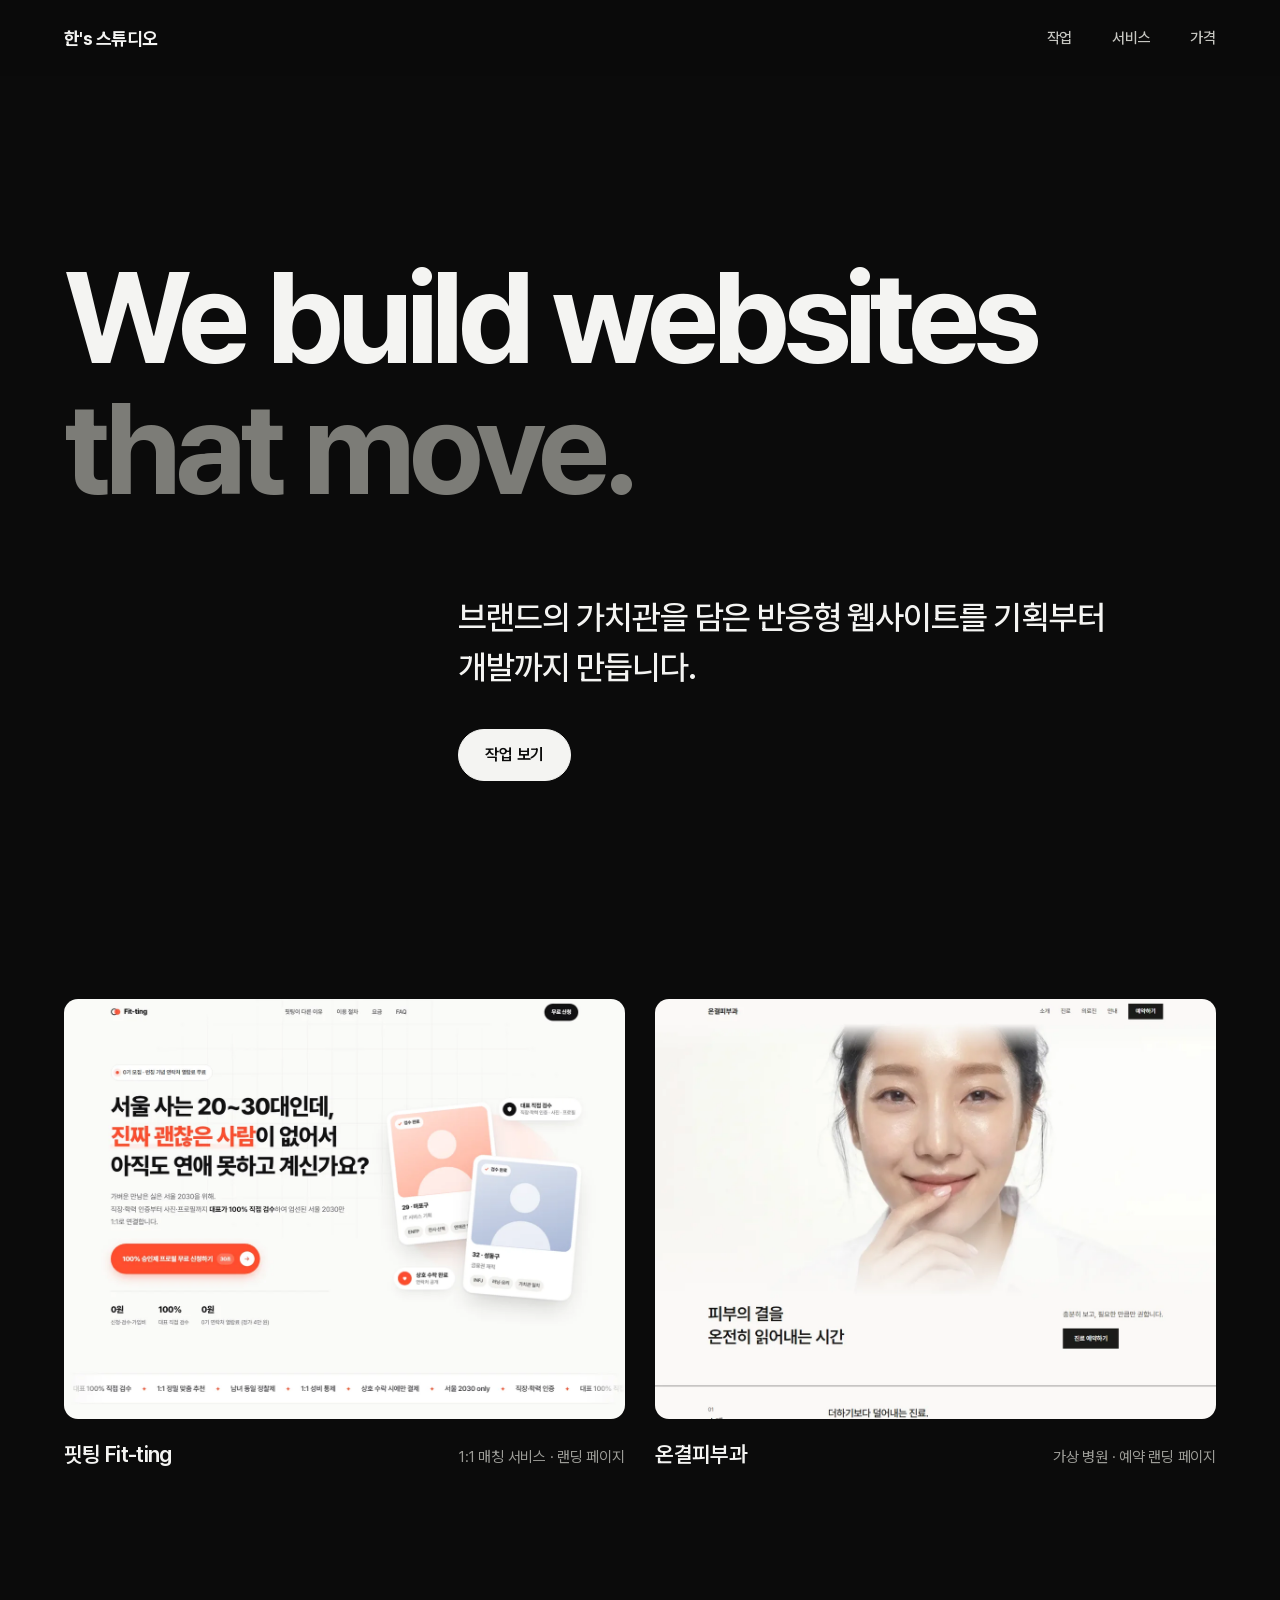
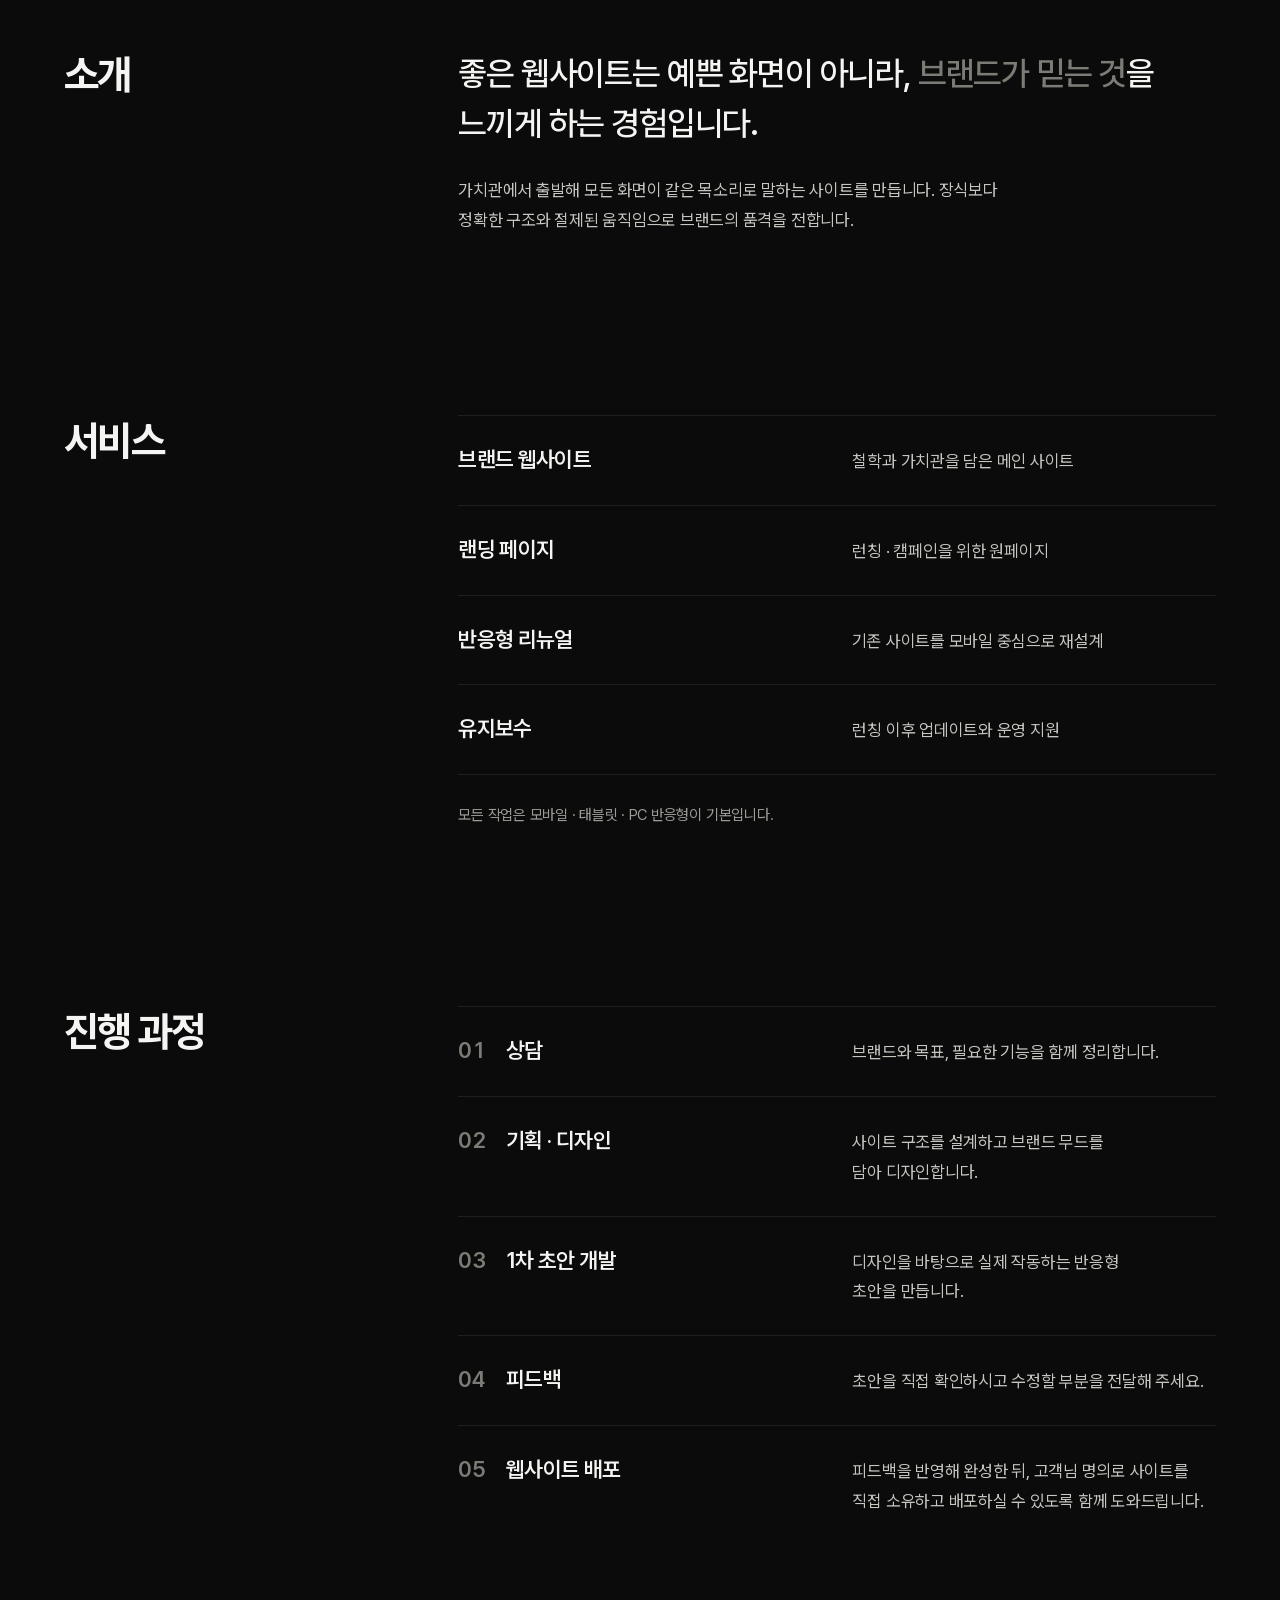
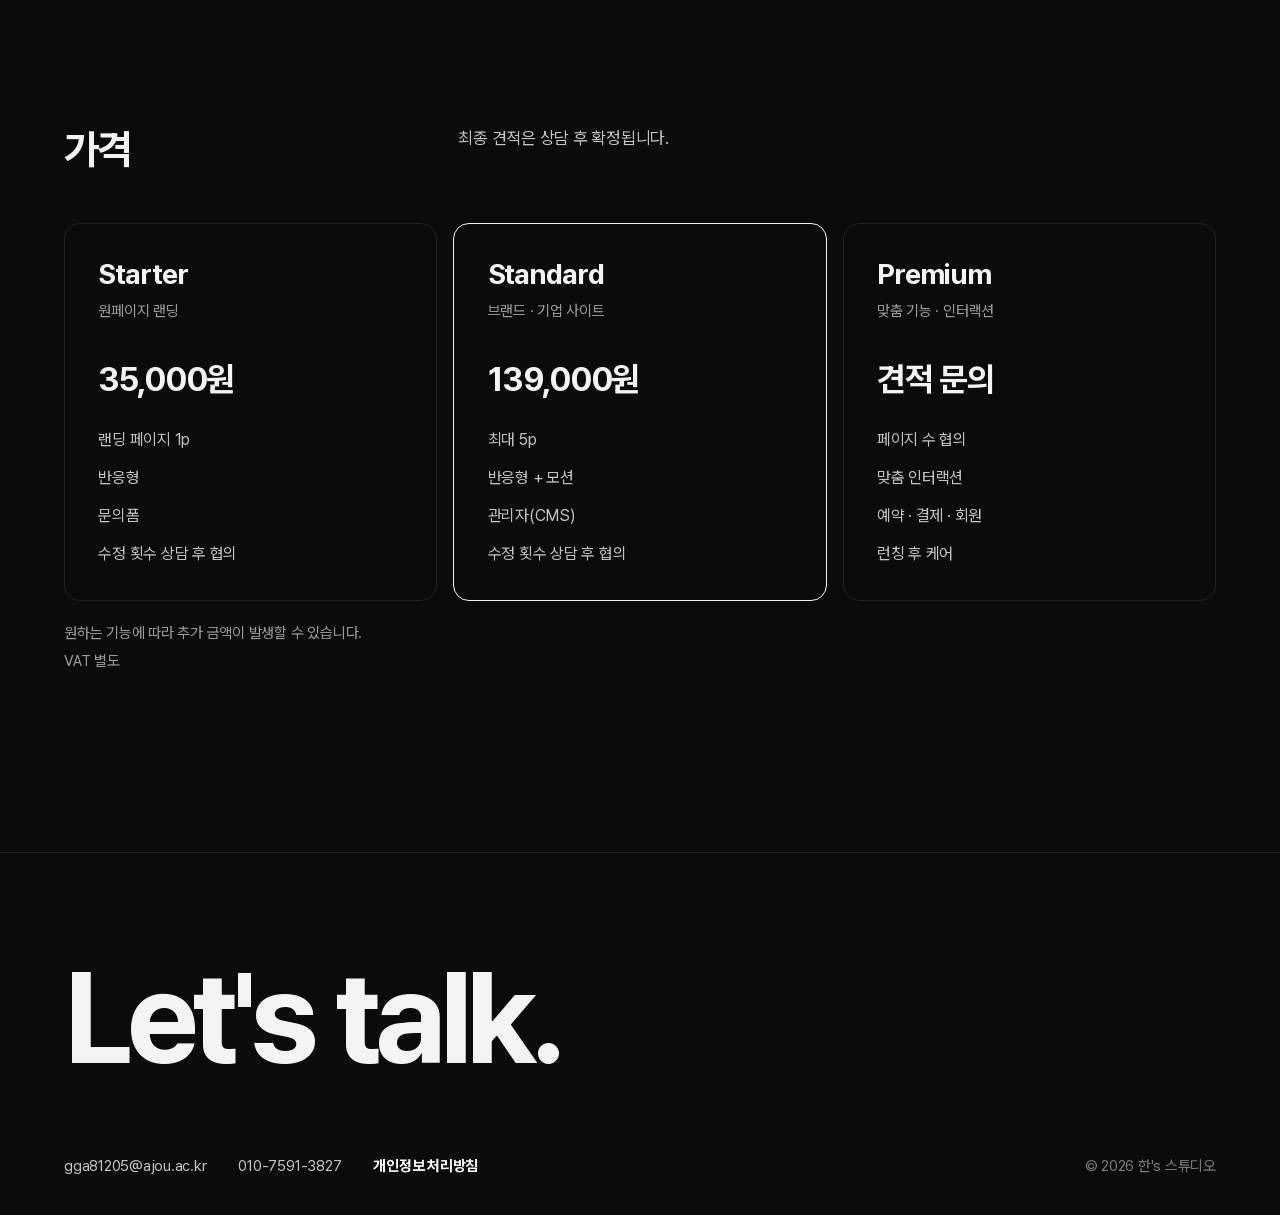
<file: index.html>
<!doctype html>
<html lang="ko">
<head>
<meta charset="utf-8">
<meta name="viewport" content="width=device-width, initial-scale=1">
<title>한's 스튜디오 — 반응형 웹사이트 외주 제작</title>
<meta name="description" content="브랜드의 가치관을 담은 반응형 웹사이트를 기획부터 개발까지 만듭니다.">
<link rel="icon" href="favicon.svg" type="image/svg+xml">
<meta property="og:type" content="website">
<meta property="og:url" content="https://hans-studio27.netlify.app/">
<meta property="og:title" content="한's 스튜디오 — 반응형 웹사이트 외주 제작">
<meta property="og:description" content="브랜드의 가치관을 담은 반응형 웹사이트를 기획부터 개발까지 만듭니다.">
<meta property="og:image" content="https://hans-studio27.netlify.app/og-image.png">
<meta property="og:image:width" content="1200">
<meta property="og:image:height" content="630">
<meta name="twitter:card" content="summary_large_image">
<link rel="stylesheet" href="style.css">
</head>
<body>
<div style="background: #0B0B0B; color: #F4F4F2; min-height: 100vh; overflow-x: clip">

<!-- NAV -->
<header style="position: sticky; top: 0; z-index: 50; background: rgba(11,11,11,0.86); backdrop-filter: blur(16px); -webkit-backdrop-filter: blur(16px)">
<nav class="wrap" aria-label="주 메뉴" style="display: flex; align-items: center; justify-content: space-between; gap: 24px; height: 76px">
<a href="#top" style="text-decoration: none; color: #F4F4F2; font-size: 18px; font-weight: 700; letter-spacing: -0.03em">한's 스튜디오</a>
<div class="navlinks" style="display: flex; align-items: center; gap: 40px">
<a class="navlink" href="#work">작업</a>
<a class="navlink" href="#services">서비스</a>
<a class="navlink" href="#pricing">가격</a>
</div>
<button type="button" id="menu-open" class="burger" aria-label="메뉴 열기" aria-expanded="false" style="width: 48px; height: 48px; border-radius: 999px; border: 1px solid #333333; background: transparent; color: #F4F4F2; align-items: center; justify-content: center; cursor: pointer">
<svg width="18" height="18" viewBox="0 0 18 18" fill="none" aria-hidden="true"><path d="M2 6.5H16M2 11.5H16" stroke="currentColor" stroke-width="1.5"></path></svg>
</button>
</nav>
</header>

<div id="menu" class="wrap" hidden style="position: fixed; inset: 0; z-index: 80; background: #0B0B0B; display: flex; flex-direction: column; padding-bottom: 32px">
<div style="display: flex; align-items: center; justify-content: space-between; height: 76px">
<span style="font-size: 18px; font-weight: 700; letter-spacing: -0.03em">한's 스튜디오</span>
<button type="button" id="menu-close" aria-label="메뉴 닫기" style="width: 48px; height: 48px; border-radius: 999px; border: 1px solid #333333; background: transparent; color: #F4F4F2; display: inline-flex; align-items: center; justify-content: center; cursor: pointer">
<svg width="16" height="16" viewBox="0 0 16 16" fill="none" aria-hidden="true"><path d="M3 3L13 13M13 3L3 13" stroke="currentColor" stroke-width="1.5"></path></svg>
</button>
</div>
<div style="display: flex; flex-direction: column; gap: 8px; margin-top: 48px">
<a href="#work" style="padding: 12px 0; text-decoration: none; color: #F4F4F2; font-size: 36px; font-weight: 700; letter-spacing: -0.04em">작업</a>
<a href="#services" style="padding: 12px 0; text-decoration: none; color: #F4F4F2; font-size: 36px; font-weight: 700; letter-spacing: -0.04em">서비스</a>
<a href="#pricing" style="padding: 12px 0; text-decoration: none; color: #F4F4F2; font-size: 36px; font-weight: 700; letter-spacing: -0.04em">가격</a>
</div>
</div>

<main id="top">

<!-- HERO -->
<section class="wrap" style="padding-top: clamp(96px, 14vw, 220px); padding-bottom: clamp(96px, 12vw, 180px)">
<h1 class="hero" style="margin: 0">
<span class="ln"><span>We build websites</span></span>
<span class="ln"><span class="dim">that move.</span></span>
</h1>
<div class="g12 fade" style="margin-top: clamp(48px, 6vw, 88px)">
<div class="main" style="display: flex; flex-direction: column; gap: 36px">
<p class="lead" style="margin: 0; max-width: 22em">브랜드의 가치관을 담은 반응형 웹사이트를 기획부터 개발까지 만듭니다.</p>
<div style="display: flex; flex-wrap: wrap; gap: 12px">
<a class="btn btn-p" href="#work">작업 보기</a>
</div>
</div>
</div>
</section>

<!-- WORK -->
<section id="work" class="wrap" style="padding-top: clamp(40px, 5vw, 80px)">
<div class="works">
<a class="work rv" href="https://fit-ting.netlify.app/" target="_blank" rel="noopener">
<div style="border-radius: 14px; overflow: hidden; aspect-ratio: 4 / 3; background: #151515">
<img class="media" src="images/work-fitting.webp" width="1200" height="900" loading="lazy" alt="핏팅 웹사이트 첫 화면" style="display: block; width: 100%; height: 100%; object-fit: cover">
</div>
<div style="display: flex; align-items: baseline; justify-content: space-between; gap: 16px; padding-top: 20px">
<p class="h3" style="margin: 0">핏팅 Fit-ting</p>
<p class="sub" style="margin: 0; text-align: right">1:1 매칭 서비스 · 랜딩 페이지</p>
</div>
</a>
<div class="work rv">
<div style="border-radius: 14px; overflow: hidden; aspect-ratio: 4 / 3; background: #151515">
<img class="media" src="images/work-ongyeol.webp" width="1200" height="900" loading="lazy" alt="온결피부과 웹사이트 첫 화면" style="display: block; width: 100%; height: 100%; object-fit: cover">
</div>
<div style="display: flex; align-items: baseline; justify-content: space-between; gap: 16px; padding-top: 20px">
<p class="h3" style="margin: 0">온결피부과</p>
<p class="sub" style="margin: 0; text-align: right">가상 병원 · 예약 랜딩 페이지</p>
</div>
</div>
</div>
</section>

<!-- ABOUT -->
<section class="wrap" style="padding-top: var(--sec)">
<div class="g12">
<h2 class="h2 side" style="margin: 0">소개</h2>
<div class="main rv" style="display: flex; flex-direction: column; gap: 28px">
<p class="lead" style="margin: 0; max-width: 22em">좋은 웹사이트는 예쁜 화면이 아니라, <span class="dim" style="white-space: nowrap">브랜드가 믿는 것</span>을 느끼게 하는 경험입니다.</p>
<p class="txt" style="margin: 0; max-width: 34em">가치관에서 출발해 모든 화면이 같은 목소리로 말하는 사이트를 만듭니다. 장식보다 정확한 구조와 절제된 움직임으로 브랜드의 품격을 전합니다.</p>
</div>
</div>
</section>

<!-- SERVICES -->
<section id="services" class="wrap" style="padding-top: var(--sec)">
<div class="g12">
<h2 class="h2 side" style="margin: 0">서비스</h2>
<div class="main">
<div class="row">
<p class="h3" style="margin: 0">브랜드 웹사이트</p>
<p class="txt" style="margin: 0">철학과 가치관을 담은 메인 사이트</p>
</div>
<div class="row">
<p class="h3" style="margin: 0">랜딩 페이지</p>
<p class="txt" style="margin: 0">런칭 · 캠페인을 위한 원페이지</p>
</div>
<div class="row">
<p class="h3" style="margin: 0">반응형 리뉴얼</p>
<p class="txt" style="margin: 0">기존 사이트를 모바일 중심으로 재설계</p>
</div>
<div class="row">
<p class="h3" style="margin: 0">유지보수</p>
<p class="txt" style="margin: 0">런칭 이후 업데이트와 운영 지원</p>
</div>
<p class="sub" style="margin: 0; padding-top: 28px; border-top: 1px solid #1F1F1F">모든 작업은 모바일 · 태블릿 · PC 반응형이 기본입니다.</p>
</div>
</div>
</section>

<!-- PROCESS -->
<section id="process" class="wrap" style="padding-top: var(--sec)">
<div class="g12">
<h2 class="h2 side" style="margin: 0">진행 과정</h2>
<ol class="main" style="list-style: none; margin: 0; padding: 0">
<li class="row">
<p class="h3" style="margin: 0"><span class="dim" style="display: inline-block; width: 2.2em; font-variant-numeric: tabular-nums">01</span>상담</p>
<p class="txt" style="margin: 0">브랜드와 목표, 필요한 기능을 함께 정리합니다.</p>
</li>
<li class="row">
<p class="h3" style="margin: 0"><span class="dim" style="display: inline-block; width: 2.2em; font-variant-numeric: tabular-nums">02</span>기획 · 디자인</p>
<p class="txt" style="margin: 0">사이트 구조를 설계하고 브랜드 무드를 담아 디자인합니다.</p>
</li>
<li class="row">
<p class="h3" style="margin: 0"><span class="dim" style="display: inline-block; width: 2.2em; font-variant-numeric: tabular-nums">03</span>1차 초안 개발</p>
<p class="txt" style="margin: 0">디자인을 바탕으로 실제 작동하는 반응형 초안을 만듭니다.</p>
</li>
<li class="row">
<p class="h3" style="margin: 0"><span class="dim" style="display: inline-block; width: 2.2em; font-variant-numeric: tabular-nums">04</span>피드백</p>
<p class="txt" style="margin: 0">초안을 직접 확인하시고 수정할 부분을 전달해 주세요.</p>
</li>
<li class="row">
<p class="h3" style="margin: 0"><span class="dim" style="display: inline-block; width: 2.2em; font-variant-numeric: tabular-nums">05</span>웹사이트 배포</p>
<p class="txt" style="margin: 0">피드백을 반영해 완성한 뒤, 고객님 명의로 사이트를 직접 소유하고 배포하실 수 있도록 함께 도와드립니다.</p>
</li>
</ol>
</div>
</section>

<!-- PRICING -->
<section id="pricing" class="wrap" style="padding-top: var(--sec); padding-bottom: var(--sec)">
<div class="g12" style="margin-bottom: 48px">
<h2 class="h2 side" style="margin: 0">가격</h2>
<p class="txt main" style="margin: 0; max-width: 34em">최종 견적은 상담 후 확정됩니다.</p>
</div>
<div class="plans">
<article class="plan">
<h3 style="margin: 0 0 8px; font-size: 28px; font-weight: 700; letter-spacing: -0.04em">Starter</h3>
<p class="sub" style="margin: 0">원페이지 랜딩</p>
<p style="margin: 40px 0 32px; font-size: clamp(30px, 2.6vw, 38px); font-weight: 700; letter-spacing: -0.04em; line-height: 1">35,000원</p>
<ul style="list-style: none; margin: 0; padding: 0; display: flex; flex-direction: column; gap: 14px">
<li class="txt" style="font-size: 16px; line-height: 1.5">랜딩 페이지 1p</li>
<li class="txt" style="font-size: 16px; line-height: 1.5">반응형</li>
<li class="txt" style="font-size: 16px; line-height: 1.5">문의폼</li>
<li class="txt" style="font-size: 16px; line-height: 1.5">수정 횟수 상담 후 협의</li>
</ul>
</article>
<article class="plan hi">
<h3 style="margin: 0 0 8px; font-size: 28px; font-weight: 700; letter-spacing: -0.04em">Standard</h3>
<p class="sub" style="margin: 0">브랜드 · 기업 사이트</p>
<p style="margin: 40px 0 32px; font-size: clamp(30px, 2.6vw, 38px); font-weight: 700; letter-spacing: -0.04em; line-height: 1">139,000원</p>
<ul style="list-style: none; margin: 0; padding: 0; display: flex; flex-direction: column; gap: 14px">
<li class="txt" style="font-size: 16px; line-height: 1.5">최대 5p</li>
<li class="txt" style="font-size: 16px; line-height: 1.5">반응형 + 모션</li>
<li class="txt" style="font-size: 16px; line-height: 1.5">관리자(CMS)</li>
<li class="txt" style="font-size: 16px; line-height: 1.5">수정 횟수 상담 후 협의</li>
</ul>
</article>
<article class="plan">
<h3 style="margin: 0 0 8px; font-size: 28px; font-weight: 700; letter-spacing: -0.04em">Premium</h3>
<p class="sub" style="margin: 0">맞춤 기능 · 인터랙션</p>
<p style="margin: 40px 0 32px; font-size: clamp(30px, 2.6vw, 38px); font-weight: 700; letter-spacing: -0.04em; line-height: 1">견적 문의</p>
<ul style="list-style: none; margin: 0; padding: 0; display: flex; flex-direction: column; gap: 14px">
<li class="txt" style="font-size: 16px; line-height: 1.5">페이지 수 협의</li>
<li class="txt" style="font-size: 16px; line-height: 1.5">맞춤 인터랙션</li>
<li class="txt" style="font-size: 16px; line-height: 1.5">예약 · 결제 · 회원</li>
<li class="txt" style="font-size: 16px; line-height: 1.5">런칭 후 케어</li>
</ul>
</article>
</div>
<p class="sub" style="margin: 20px 0 0">원하는 기능에 따라 추가 금액이 발생할 수 있습니다.</p>
<p class="sub" style="margin: 4px 0 0">VAT 별도</p>
</section>

</main>

<!-- FOOTER -->
<footer class="foot wrap" style="border-top: 1px solid #1F1F1F; padding-top: clamp(72px, 8vw, 120px); padding-bottom: 40px">
<a href="mailto:gga81205@ajou.ac.kr" class="hero" style="display: block; text-decoration: none; color: #F4F4F2">Let's talk.</a>
<div style="display: flex; flex-wrap: wrap; justify-content: space-between; align-items: center; gap: 24px; margin-top: clamp(56px, 6vw, 96px); font-size: 15px">
<div style="display: flex; flex-wrap: wrap; gap: 32px">
<a href="mailto:gga81205@ajou.ac.kr">gga81205@ajou.ac.kr</a>
<a href="tel:01075913827">010-7591-3827</a>
<a href="privacy.html" style="color: #FFFFFF; font-weight: 700">개인정보 처리방침</a>
</div>
<span style="color: #7C7C77">© 2026 한's 스튜디오</span>
</div>
</footer>

</div>
<script src="script.js"></script>
</body>
</html>
</file>
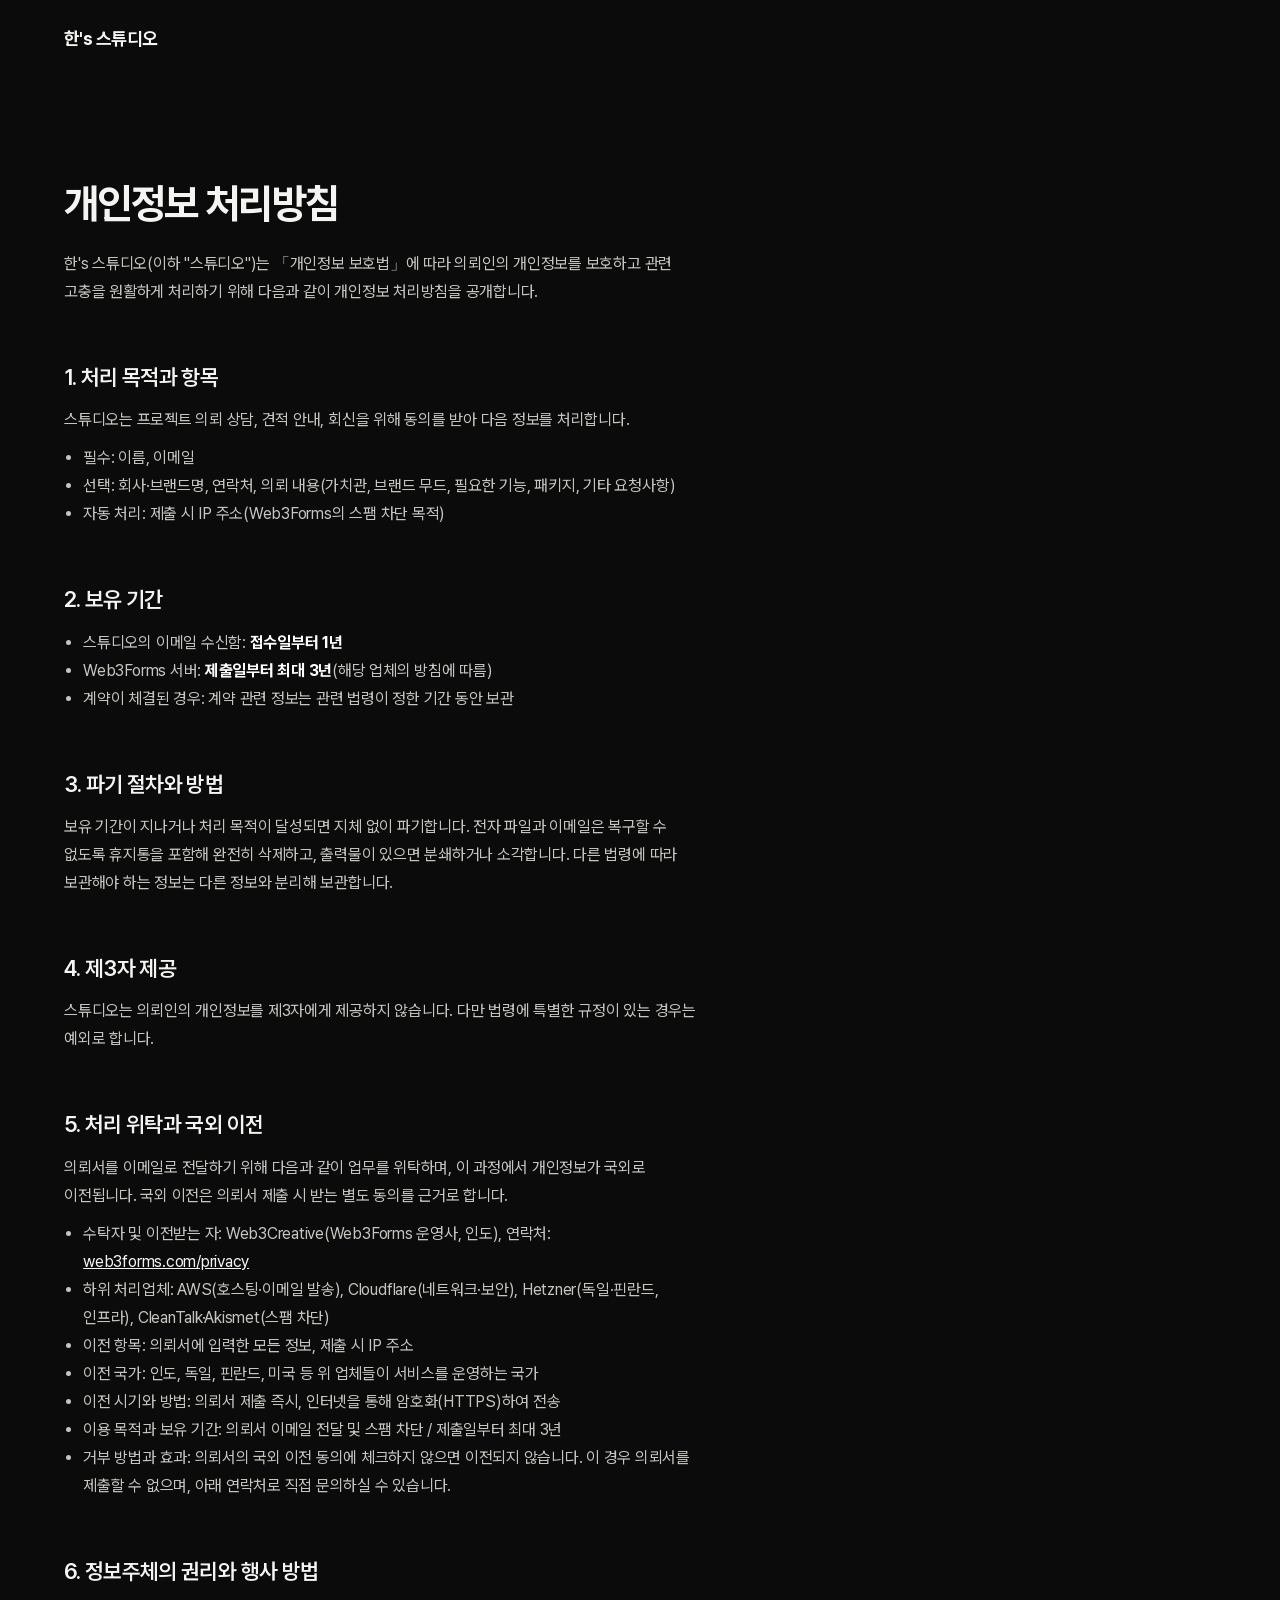
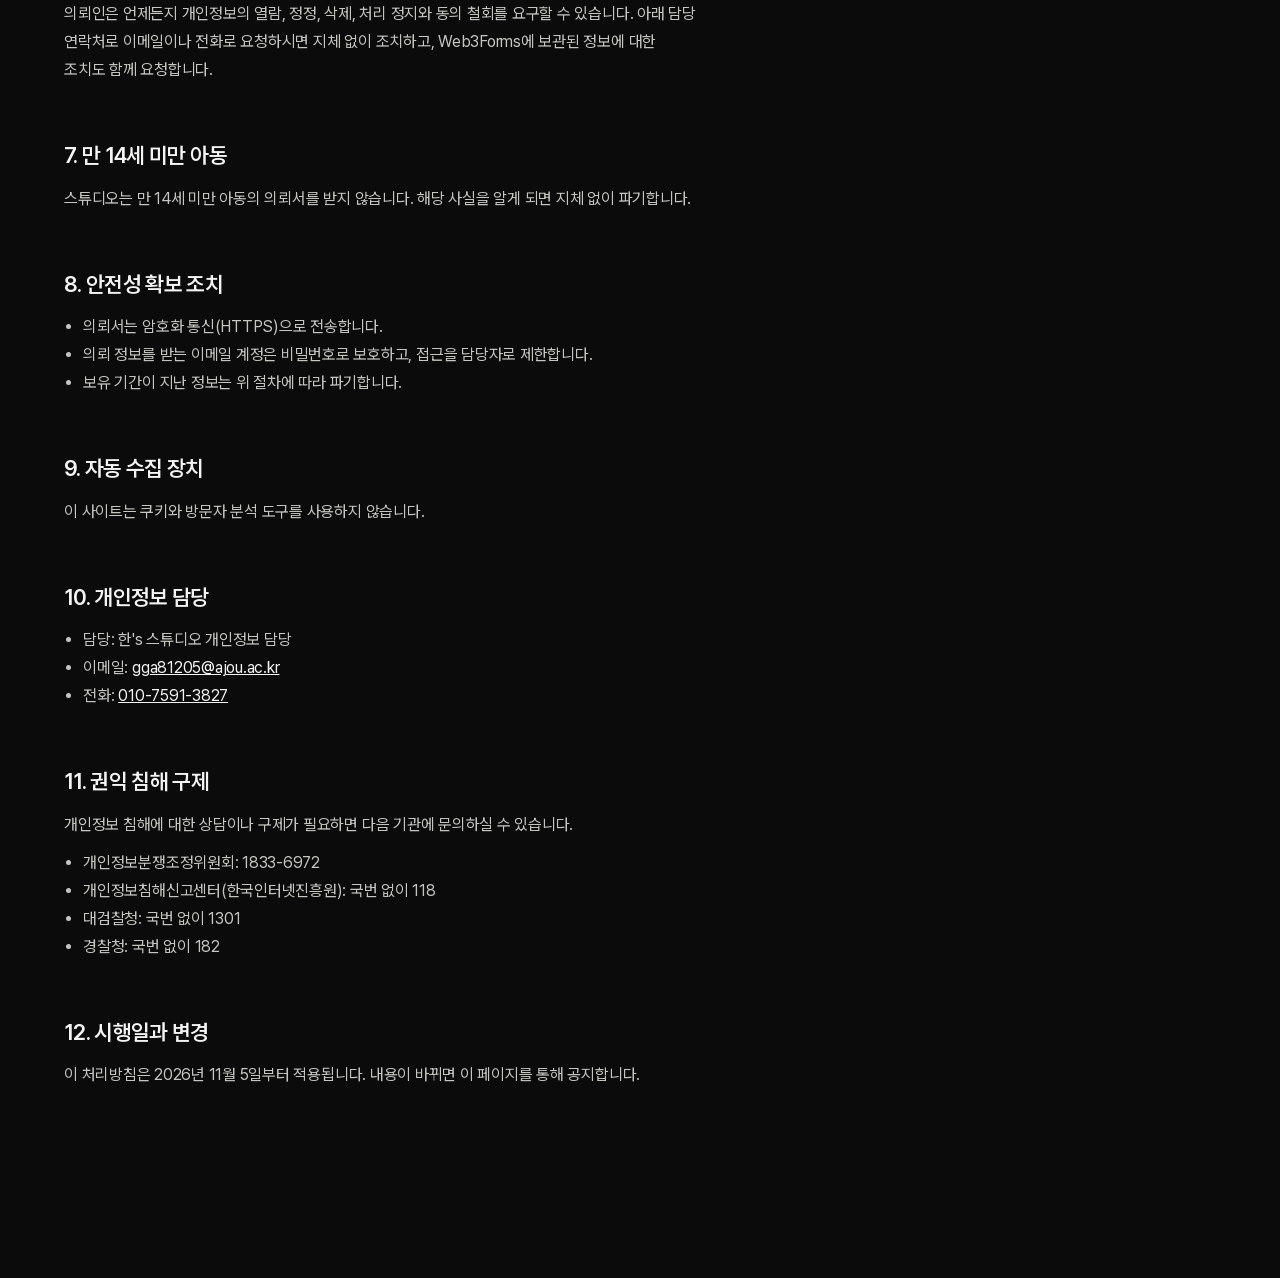
<file: privacy.html>
<!doctype html>
<html lang="ko">
<head>
<meta charset="utf-8">
<meta name="viewport" content="width=device-width, initial-scale=1">
<title>개인정보 처리방침 — 한's 스튜디오</title>
<link rel="icon" href="favicon.svg" type="image/svg+xml">
<link rel="stylesheet" href="style.css">
</head>
<body>
<header class="wrap" style="display: flex; align-items: center; height: 76px">
<a href="index.html" style="text-decoration: none; font-size: 18px; font-weight: 700; letter-spacing: -0.03em">한's 스튜디오</a>
</header>
<main class="wrap policy">
<h1 class="h2" style="margin: 0 0 20px">개인정보 처리방침</h1>
<p>한's 스튜디오(이하 "스튜디오")는 「개인정보 보호법」에 따라 의뢰인의 개인정보를 보호하고 관련 고충을 원활하게 처리하기 위해 다음과 같이 개인정보 처리방침을 공개합니다.</p>

<h2 class="h3">1. 처리 목적과 항목</h2>
<p>스튜디오는 프로젝트 의뢰 상담, 견적 안내, 회신을 위해 동의를 받아 다음 정보를 처리합니다.</p>
<ul>
<li>필수: 이름, 이메일</li>
<li>선택: 회사·브랜드명, 연락처, 의뢰 내용(가치관, 브랜드 무드, 필요한 기능, 패키지, 기타 요청사항)</li>
<li>자동 처리: 제출 시 IP 주소(Web3Forms의 스팸 차단 목적)</li>
</ul>

<h2 class="h3">2. 보유 기간</h2>
<ul>
<li>스튜디오의 이메일 수신함: <strong>접수일부터 1년</strong></li>
<li>Web3Forms 서버: <strong>제출일부터 최대 3년</strong>(해당 업체의 방침에 따름)</li>
<li>계약이 체결된 경우: 계약 관련 정보는 관련 법령이 정한 기간 동안 보관</li>
</ul>

<h2 class="h3">3. 파기 절차와 방법</h2>
<p>보유 기간이 지나거나 처리 목적이 달성되면 지체 없이 파기합니다. 전자 파일과 이메일은 복구할 수 없도록 휴지통을 포함해 완전히 삭제하고, 출력물이 있으면 분쇄하거나 소각합니다. 다른 법령에 따라 보관해야 하는 정보는 다른 정보와 분리해 보관합니다.</p>

<h2 class="h3">4. 제3자 제공</h2>
<p>스튜디오는 의뢰인의 개인정보를 제3자에게 제공하지 않습니다. 다만 법령에 특별한 규정이 있는 경우는 예외로 합니다.</p>

<h2 class="h3">5. 처리 위탁과 국외 이전</h2>
<p>의뢰서를 이메일로 전달하기 위해 다음과 같이 업무를 위탁하며, 이 과정에서 개인정보가 국외로 이전됩니다. 국외 이전은 의뢰서 제출 시 받는 별도 동의를 근거로 합니다.</p>
<ul>
<li>수탁자 및 이전받는 자: Web3Creative(Web3Forms 운영사, 인도), 연락처: <a href="https://web3forms.com/privacy" target="_blank" rel="noopener">web3forms.com/privacy</a></li>
<li>하위 처리업체: AWS(호스팅·이메일 발송), Cloudflare(네트워크·보안), Hetzner(독일·핀란드, 인프라), CleanTalk·Akismet(스팸 차단)</li>
<li>이전 항목: 의뢰서에 입력한 모든 정보, 제출 시 IP 주소</li>
<li>이전 국가: 인도, 독일, 핀란드, 미국 등 위 업체들이 서비스를 운영하는 국가</li>
<li>이전 시기와 방법: 의뢰서 제출 즉시, 인터넷을 통해 암호화(HTTPS)하여 전송</li>
<li>이용 목적과 보유 기간: 의뢰서 이메일 전달 및 스팸 차단 / 제출일부터 최대 3년</li>
<li>거부 방법과 효과: 의뢰서의 국외 이전 동의에 체크하지 않으면 이전되지 않습니다. 이 경우 의뢰서를 제출할 수 없으며, 아래 연락처로 직접 문의하실 수 있습니다.</li>
</ul>

<h2 class="h3">6. 정보주체의 권리와 행사 방법</h2>
<p>의뢰인은 언제든지 개인정보의 열람, 정정, 삭제, 처리 정지와 동의 철회를 요구할 수 있습니다. 아래 담당 연락처로 이메일이나 전화로 요청하시면 지체 없이 조치하고, Web3Forms에 보관된 정보에 대한 조치도 함께 요청합니다.</p>

<h2 class="h3">7. 만 14세 미만 아동</h2>
<p>스튜디오는 만 14세 미만 아동의 의뢰서를 받지 않습니다. 해당 사실을 알게 되면 지체 없이 파기합니다.</p>

<h2 class="h3">8. 안전성 확보 조치</h2>
<ul>
<li>의뢰서는 암호화 통신(HTTPS)으로 전송합니다.</li>
<li>의뢰 정보를 받는 이메일 계정은 비밀번호로 보호하고, 접근을 담당자로 제한합니다.</li>
<li>보유 기간이 지난 정보는 위 절차에 따라 파기합니다.</li>
</ul>

<h2 class="h3">9. 자동 수집 장치</h2>
<p>이 사이트는 쿠키와 방문자 분석 도구를 사용하지 않습니다.</p>

<h2 class="h3">10. 개인정보 담당</h2>
<ul>
<li>담당: 한's 스튜디오 개인정보 담당</li>
<li>이메일: <a href="mailto:gga81205@ajou.ac.kr">gga81205@ajou.ac.kr</a></li>
<li>전화: <a href="tel:01075913827">010-7591-3827</a></li>
</ul>

<h2 class="h3">11. 권익 침해 구제</h2>
<p>개인정보 침해에 대한 상담이나 구제가 필요하면 다음 기관에 문의하실 수 있습니다.</p>
<ul>
<li>개인정보분쟁조정위원회: 1833-6972</li>
<li>개인정보침해신고센터(한국인터넷진흥원): 국번 없이 118</li>
<li>대검찰청: 국번 없이 1301</li>
<li>경찰청: 국번 없이 182</li>
</ul>

<h2 class="h3">12. 시행일과 변경</h2>
<p>이 처리방침은 2026년 11월 5일부터 적용됩니다. 내용이 바뀌면 이 페이지를 통해 공지합니다.</p>
</main>
</body>
</html>
</file>
<file: style.css>
@font-face{font-family:'Pretendard';src:url('fonts/Pretendard.woff2') format('woff2');font-weight:45 920;font-style:normal;font-display:swap}
:root{--g:clamp(20px,5vw,72px);--col:clamp(16px,2.4vw,40px);--sec:clamp(120px,14vw,220px);--ease:cubic-bezier(.16,1,.3,1)}
html{scroll-behavior:smooth}
body{margin:0;background:#0B0B0B;color:#F4F4F2;font-family:'Pretendard',-apple-system,BlinkMacSystemFont,'Apple SD Gothic Neo','Malgun Gothic',system-ui,sans-serif;-webkit-font-smoothing:antialiased;word-break:keep-all;overflow-wrap:break-word;letter-spacing:-0.015em}
*{box-sizing:border-box}
[hidden]{display:none !important}
h1,h2,h3{text-wrap:balance}
p{text-wrap:pretty}
::selection{background:#F4F4F2;color:#0B0B0B}
a{color:#F4F4F2}a:hover{color:#FFFFFF}

.hero{font-size:clamp(52px,10vw,168px);font-weight:700;letter-spacing:-0.055em;line-height:0.98}
.h2{font-size:clamp(30px,3.2vw,44px);font-weight:700;letter-spacing:-0.04em;line-height:1.25}
.h3{font-size:clamp(20px,1.7vw,24px);font-weight:600;letter-spacing:-0.03em;line-height:1.4}
.lead{font-size:clamp(24px,2.6vw,36px);font-weight:500;letter-spacing:-0.035em;line-height:1.5}
.txt{font-size:17px;line-height:1.75;color:#C6C6C1}
.sub{font-size:15px;line-height:1.6;color:#9C9C97}
.dim{color:#7C7C77}

.wrap{padding-inline:var(--g)}
.g12{display:grid;grid-template-columns:repeat(12,minmax(0,1fr));column-gap:var(--col)}
.side{grid-column:1/5}
.main{grid-column:5/13}
.works{display:grid;grid-template-columns:repeat(2,minmax(0,1fr));gap:56px var(--col)}
.plans{display:grid;grid-template-columns:repeat(3,minmax(0,1fr));gap:16px}
.row{display:grid;grid-template-columns:minmax(0,1fr) minmax(0,1fr);gap:8px var(--col);align-items:baseline;padding:28px 0;border-top:1px solid #1F1F1F}
@media (max-width:1000px){.plans{grid-template-columns:minmax(0,1fr)}}
@media (max-width:900px){
.g12>*{grid-column:1/-1 !important}
.g12{row-gap:40px}
.works{grid-template-columns:minmax(0,1fr)}
.navlinks{display:none !important}
.burger{display:inline-flex !important}
}
@media (max-width:640px){.row{grid-template-columns:minmax(0,1fr)}}

.navlink{color:#C6C6C1;text-decoration:none;padding:12px 0;font-size:15px;font-weight:500;transition:color .3s var(--ease)}
.navlink:hover{color:#FFFFFF}
.burger{display:none}

.btn{display:inline-flex;align-items:center;justify-content:center;height:52px;padding:0 26px;border-radius:999px;font:inherit;font-size:16px;font-weight:600;text-decoration:none;cursor:pointer;transition:background .3s var(--ease),color .3s var(--ease),border-color .3s var(--ease)}
.btn-p{background:#F4F4F2;color:#0B0B0B;border:1px solid #F4F4F2}
.btn-p:hover{background:#FFFFFF;color:#0B0B0B}
.btn:focus-visible,.navlink:focus-visible,.work:focus-visible{outline:2px solid #F4F4F2;outline-offset:4px}

.ln{display:block;overflow:hidden;padding-bottom:0.04em}
.ln>span{display:block;animation:up 1.2s var(--ease) both}
.ln:nth-child(2)>span{animation-delay:.08s}
@keyframes up{from{transform:translateY(105%)}to{transform:none}}
.fade{animation:fade 1s .4s var(--ease) both}
@keyframes fade{from{opacity:0;transform:translateY(16px)}to{opacity:1;transform:none}}
@supports (animation-timeline: view()){
.rv{animation:rv linear both;animation-timeline:view();animation-range:entry 0% cover 22%}
@keyframes rv{from{opacity:0;transform:translateY(40px)}to{opacity:1;transform:none}}
}

#work{scroll-margin-top:60px}
.work{display:block;text-decoration:none;color:#F4F4F2}
.work .media{transition:transform 1.2s var(--ease)}
a.work:hover .media{transform:scale(1.03)}

.plan{border:1px solid #242424;border-radius:16px;padding:clamp(28px,2.6vw,40px);display:flex;flex-direction:column;background:#0B0B0B;transition:border-color .4s var(--ease)}
.plan:hover{border-color:#4A4A47}
.plan.hi{border-color:#F4F4F2}

.foot a{color:#C6C6C1;text-decoration:none;transition:color .3s var(--ease)}
.foot a:hover{color:#FFFFFF}

/* privacy policy page */
.policy{max-width:760px;padding-top:clamp(56px,8vw,112px);padding-bottom:var(--sec)}
.policy h2{margin:56px 0 14px}
.policy p,.policy li{font-size:16px;line-height:1.75;color:#C6C6C1}
.policy p{margin:0 0 10px}
.policy ul{margin:0 0 10px;padding-left:1.2em}
.policy strong{color:#FFFFFF}

@media (prefers-reduced-motion: reduce){
*,*::before,*::after{animation:none !important;transition:none !important}
html{scroll-behavior:auto}
}
</file>
